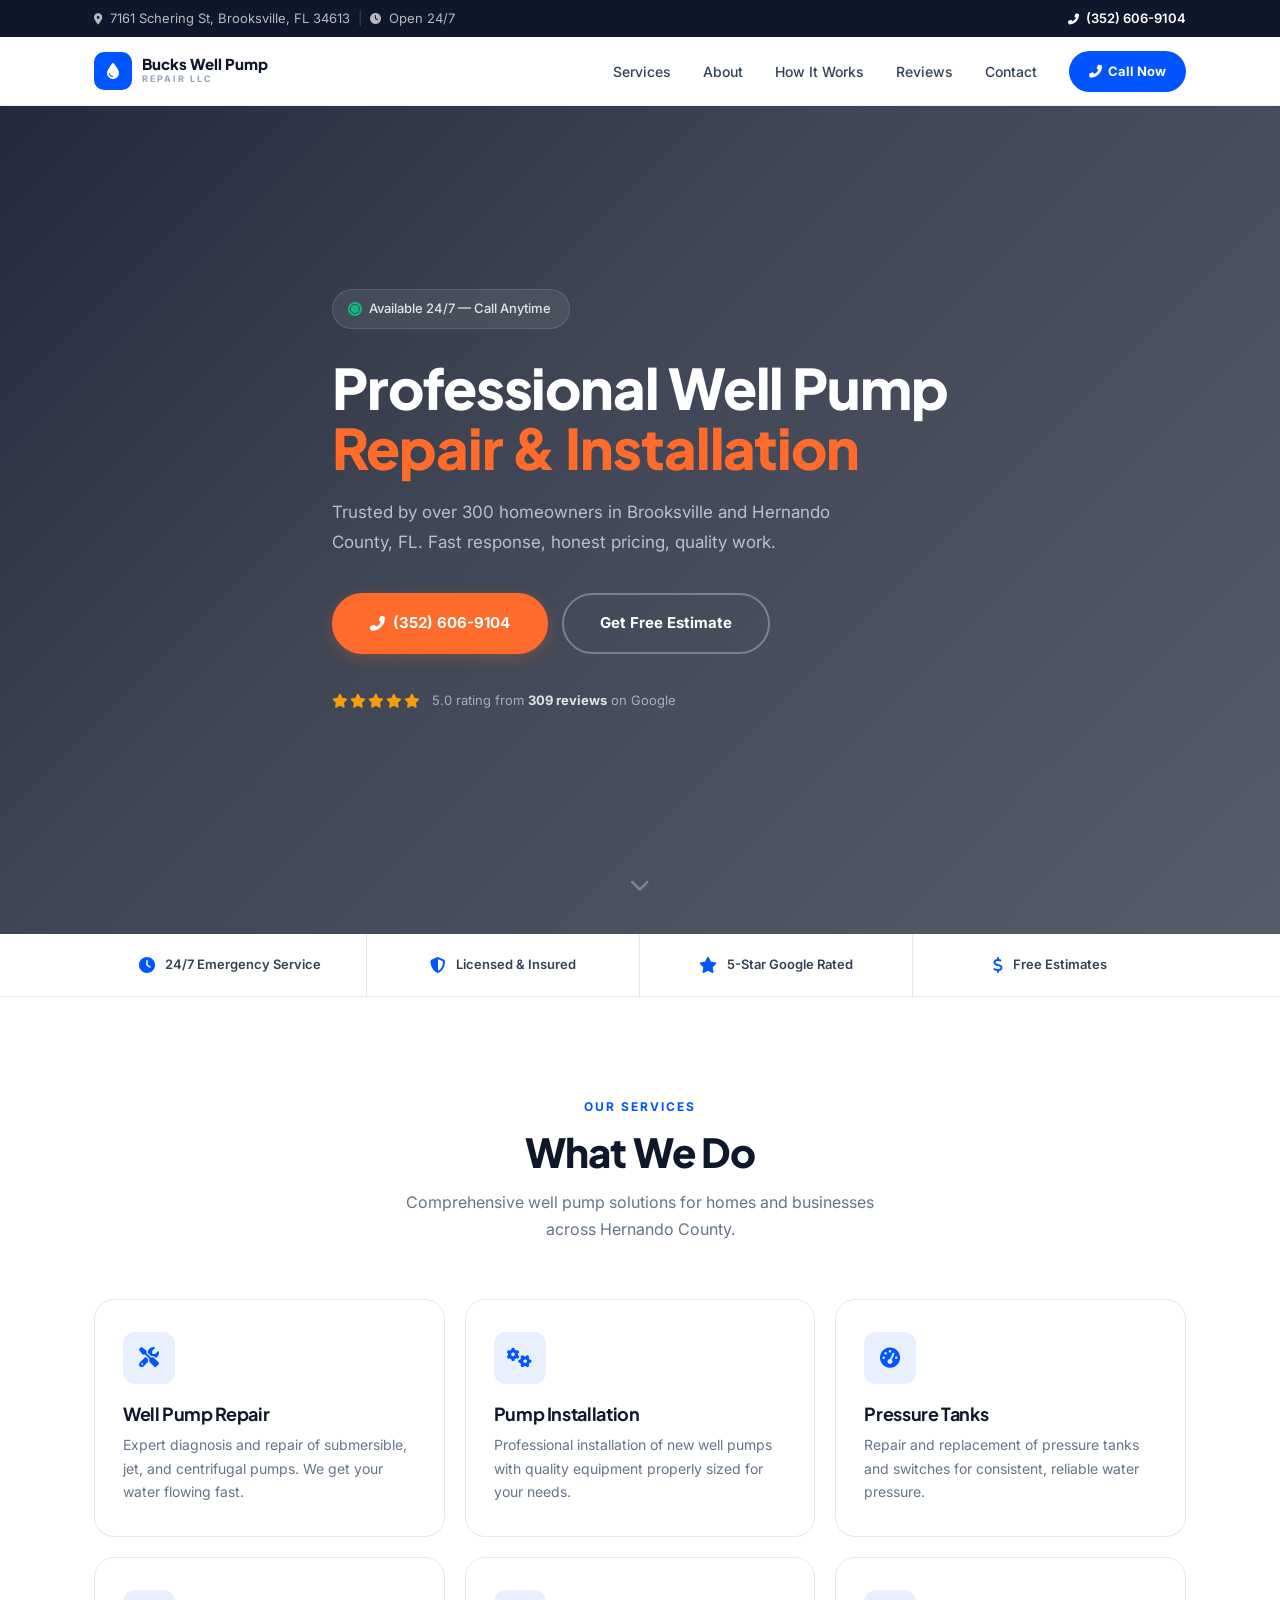
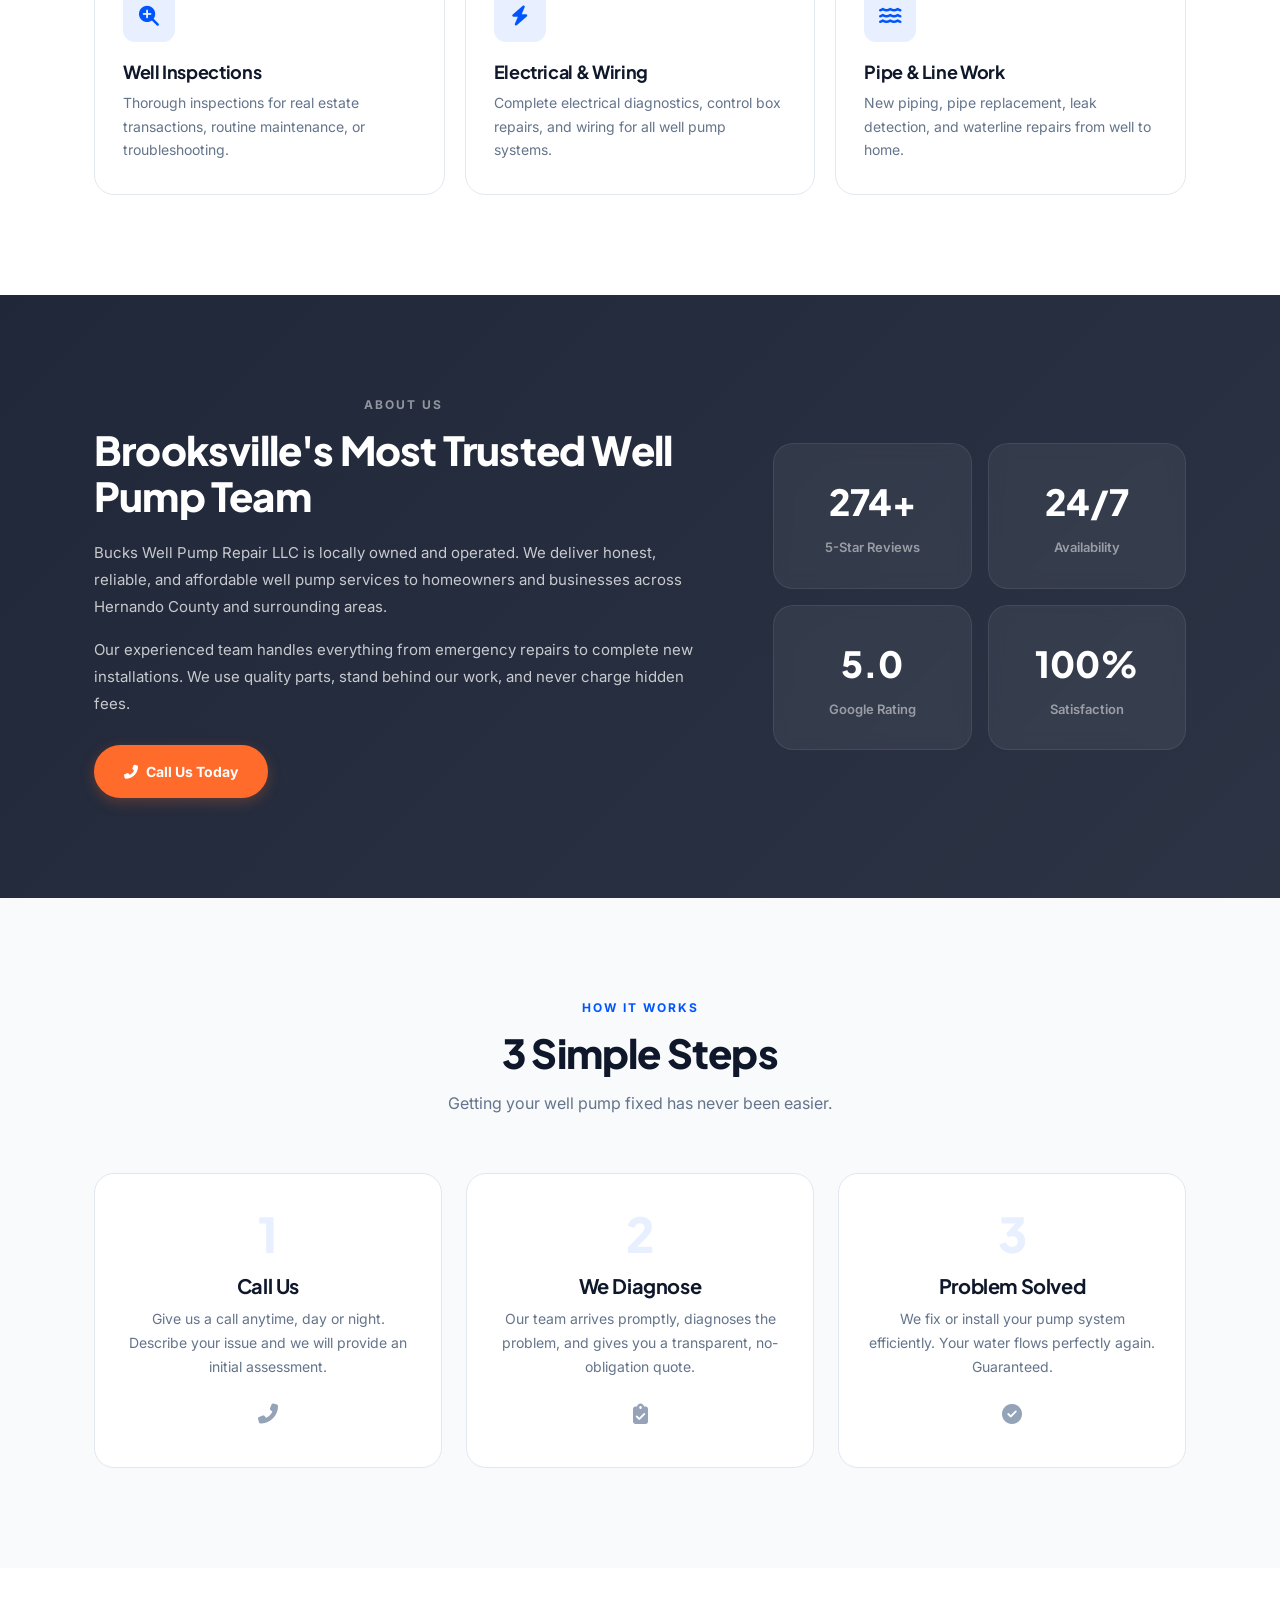
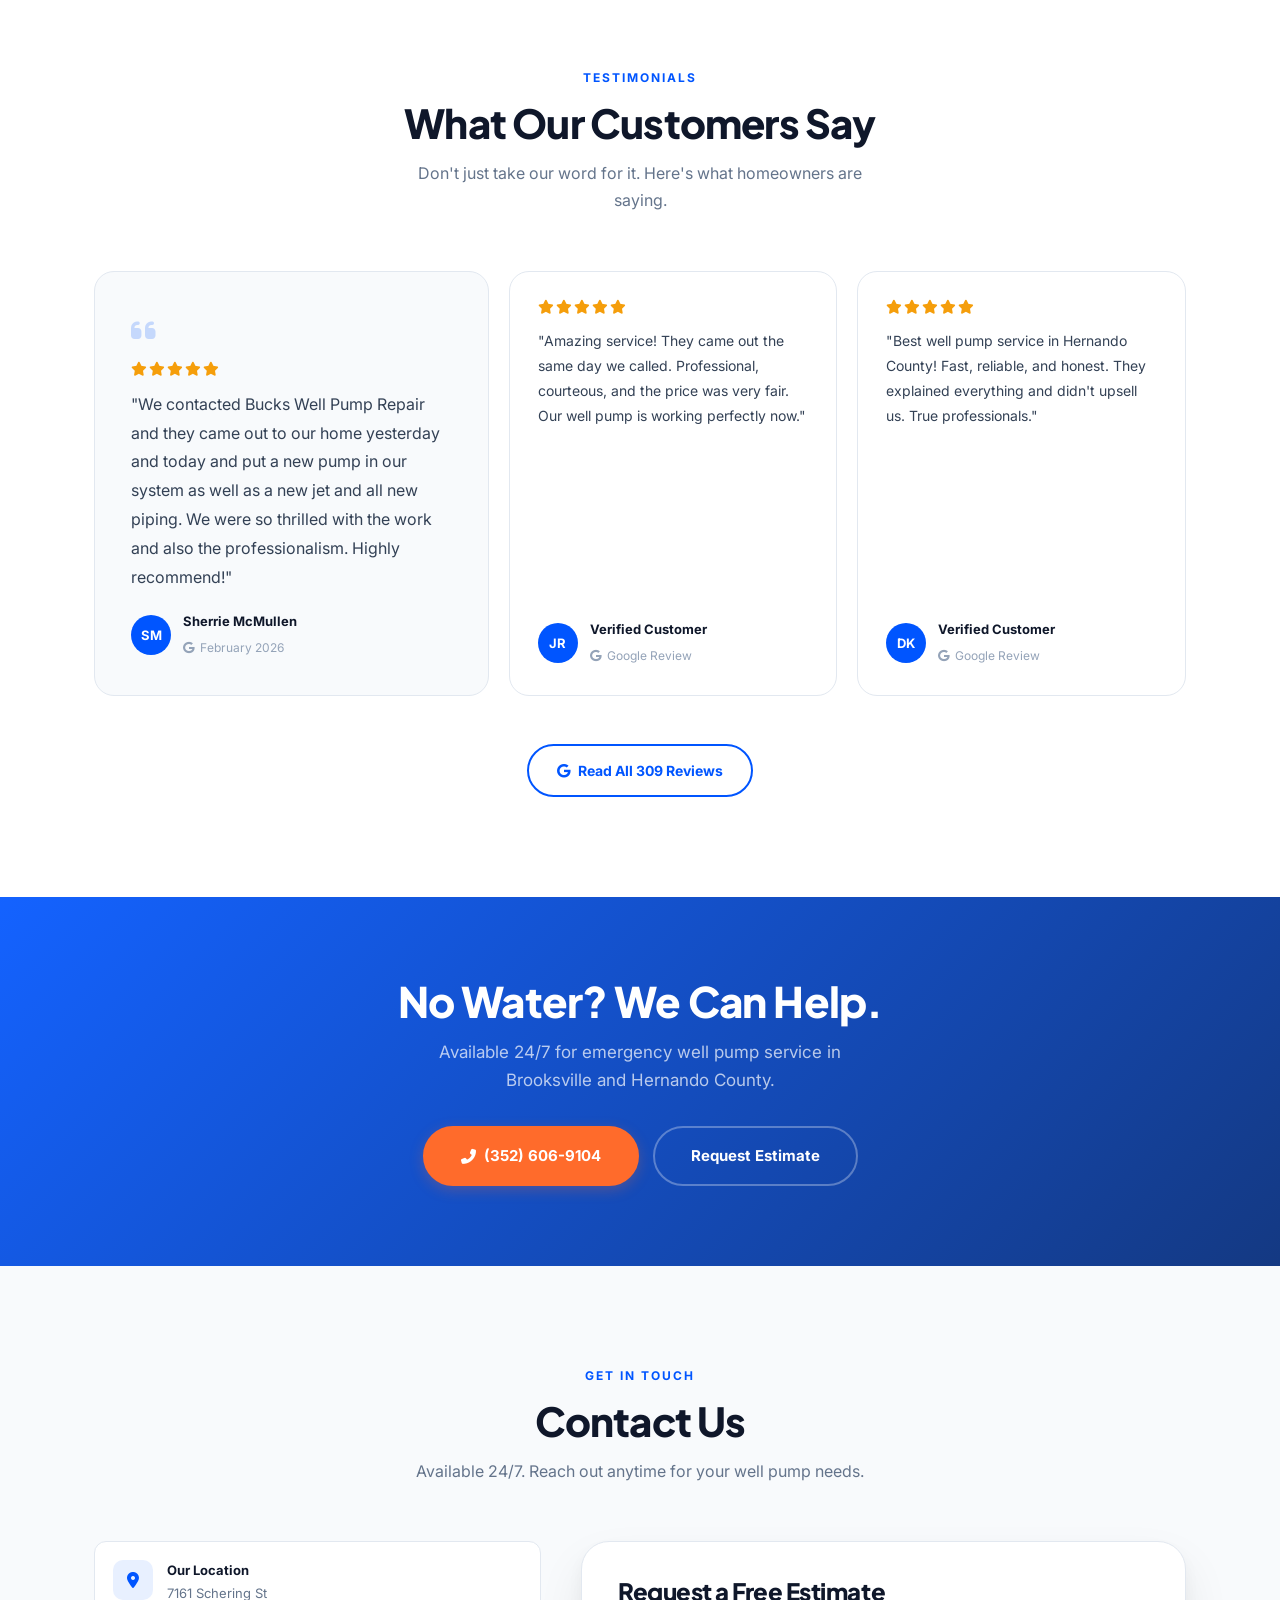
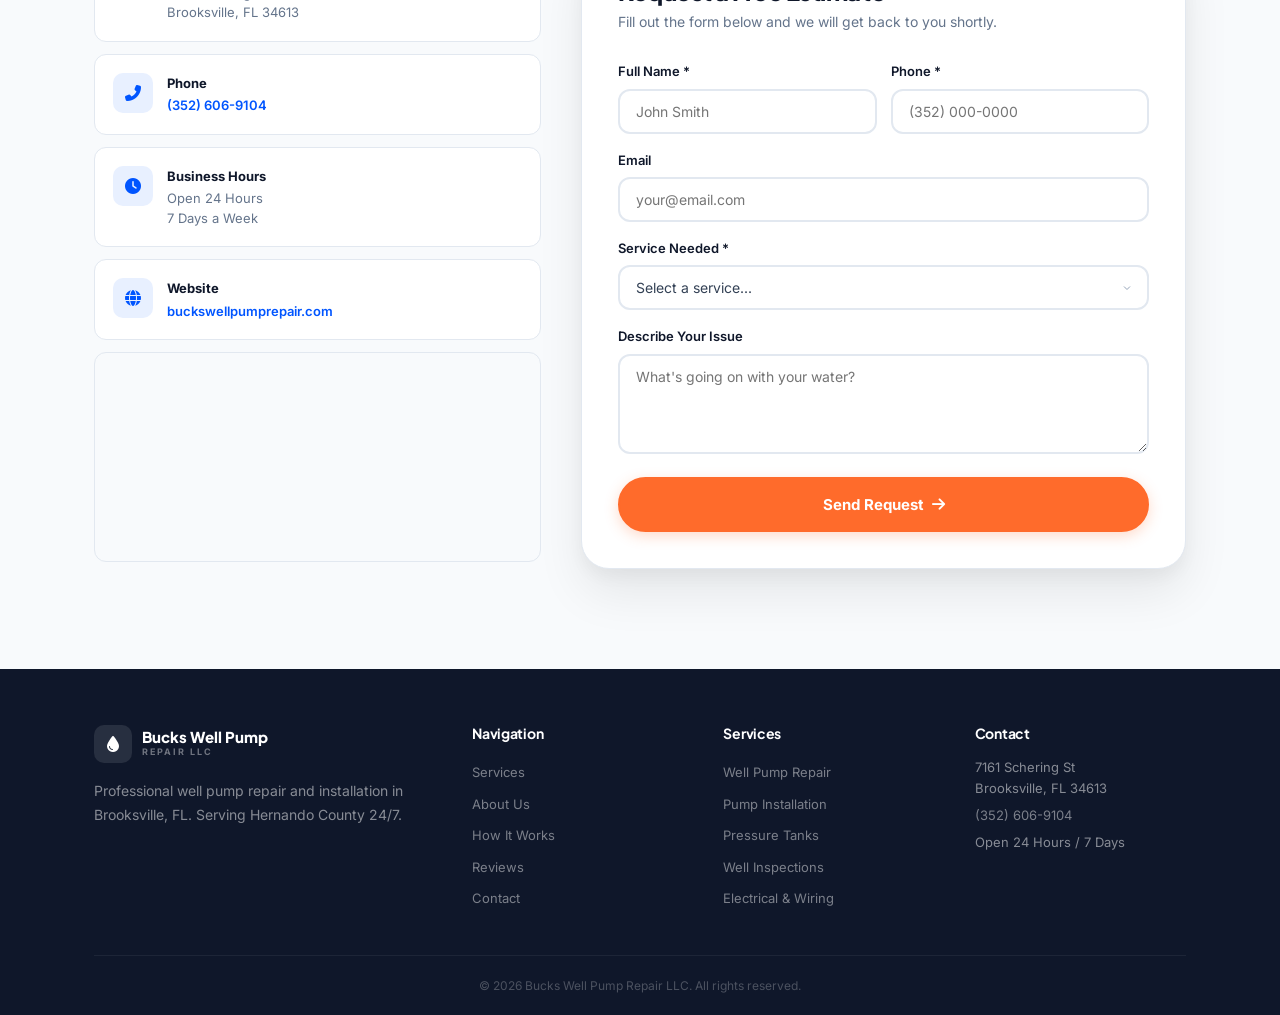
<file: index.html>
<!DOCTYPE html>
<html lang="en">
<head>
    <meta charset="UTF-8">
    <meta name="viewport" content="width=device-width, initial-scale=1.0">
    <meta name="description" content="Bucks Well Pump Repair LLC - Professional well pump installation, repair, and maintenance services in Brooksville, FL. Available 24/7. Call (352) 606-9104.">
    <meta name="keywords" content="well pump repair, well pump installation, water pump service, Brooksville FL, Spring Hill, Hernando County, 24 hour well pump repair">
    <title>Bucks Well Pump Repair LLC | 24/7 Well Pump Services in Brooksville, FL</title>
    <link rel="preconnect" href="https://fonts.googleapis.com">
    <link rel="preconnect" href="https://fonts.gstatic.com" crossorigin>
    <link href="https://fonts.googleapis.com/css2?family=Inter:wght@400;500;600;700;800;900&family=Plus+Jakarta+Sans:wght@500;600;700;800&display=swap" rel="stylesheet">
    <link rel="stylesheet" href="https://cdnjs.cloudflare.com/ajax/libs/font-awesome/6.5.1/css/all.min.css">
    <link rel="stylesheet" href="style.css">
</head>
<body>
    <!-- Floating Call Button (Mobile) -->
    <a href="tel:+13526069104" class="floating-call" aria-label="Call us">
        <i class="fas fa-phone-alt"></i>
    </a>

    <!-- Top Bar -->
    <div class="top-bar">
        <div class="container top-bar-inner">
            <div class="top-bar-left">
                <span><i class="fas fa-map-marker-alt"></i> 7161 Schering St, Brooksville, FL 34613</span>
                <span class="top-divider">|</span>
                <span><i class="fas fa-clock"></i> Open 24/7</span>
            </div>
            <div class="top-bar-right">
                <a href="tel:+13526069104"><i class="fas fa-phone-alt"></i> (352) 606-9104</a>
            </div>
        </div>
    </div>

    <!-- Header / Navigation -->
    <header class="header" id="header">
        <div class="container header-inner">
            <a href="#" class="logo">
                <div class="logo-mark">
                    <i class="fas fa-tint"></i>
                </div>
                <div class="logo-text">
                    <span class="logo-name">Bucks Well Pump</span>
                    <span class="logo-tagline">REPAIR LLC</span>
                </div>
            </a>
            <nav class="nav" id="nav">
                <a href="#services" class="nav-link">Services</a>
                <a href="#about" class="nav-link">About</a>
                <a href="#process" class="nav-link">How It Works</a>
                <a href="#reviews" class="nav-link">Reviews</a>
                <a href="#contact" class="nav-link">Contact</a>
                <a href="tel:+13526069104" class="nav-cta">
                    <i class="fas fa-phone-alt"></i>
                    Call Now
                </a>
            </nav>
            <button class="mobile-toggle" id="mobile-toggle" aria-label="Toggle navigation">
                <span></span>
                <span></span>
                <span></span>
            </button>
        </div>
    </header>

    <!-- Hero Section with Background Image -->
    <section class="hero" id="hero">
        <div class="hero-overlay"></div>
        <div class="container hero-content">
            <div class="hero-badge animate-in">
                <span class="pulse-dot"></span>
                <span>Available 24/7 &mdash; Call Anytime</span>
            </div>
            <h1 class="animate-in delay-1">
                Professional Well Pump<br>
                <span class="text-accent">Repair & Installation</span>
            </h1>
            <p class="hero-subtitle animate-in delay-2">Trusted by over 300 homeowners in Brooksville and Hernando County, FL. Fast response, honest pricing, quality work.</p>
            <div class="hero-actions animate-in delay-3">
                <a href="tel:+13526069104" class="btn btn-accent btn-lg">
                    <i class="fas fa-phone-alt"></i>
                    (352) 606-9104
                </a>
                <a href="#contact" class="btn btn-white-outline btn-lg">
                    Get Free Estimate
                </a>
            </div>
            <div class="hero-social-proof animate-in delay-4">
                <div class="proof-stars">
                    <i class="fas fa-star"></i>
                    <i class="fas fa-star"></i>
                    <i class="fas fa-star"></i>
                    <i class="fas fa-star"></i>
                    <i class="fas fa-star"></i>
                </div>
                <span class="proof-text">5.0 rating from <strong>309 reviews</strong> on Google</span>
            </div>
        </div>
        <div class="hero-scroll">
            <a href="#services"><i class="fas fa-chevron-down"></i></a>
        </div>
    </section>

    <!-- Trust Strip -->
    <section class="trust-strip">
        <div class="container">
            <div class="trust-grid">
                <div class="trust-item">
                    <i class="fas fa-clock"></i>
                    <span>24/7 Emergency Service</span>
                </div>
                <div class="trust-item">
                    <i class="fas fa-shield-alt"></i>
                    <span>Licensed & Insured</span>
                </div>
                <div class="trust-item">
                    <i class="fas fa-star"></i>
                    <span>5-Star Google Rated</span>
                </div>
                <div class="trust-item">
                    <i class="fas fa-dollar-sign"></i>
                    <span>Free Estimates</span>
                </div>
            </div>
        </div>
    </section>

    <!-- Services Section -->
    <section class="services" id="services">
        <div class="container">
            <div class="section-label">Our Services</div>
            <h2 class="section-title">What We Do</h2>
            <p class="section-desc">Comprehensive well pump solutions for homes and businesses across Hernando County.</p>
            <div class="services-grid">
                <div class="service-card">
                    <div class="service-icon">
                        <i class="fas fa-tools"></i>
                    </div>
                    <h3>Well Pump Repair</h3>
                    <p>Expert diagnosis and repair of submersible, jet, and centrifugal pumps. We get your water flowing fast.</p>
                </div>
                <div class="service-card">
                    <div class="service-icon">
                        <i class="fas fa-cogs"></i>
                    </div>
                    <h3>Pump Installation</h3>
                    <p>Professional installation of new well pumps with quality equipment properly sized for your needs.</p>
                </div>
                <div class="service-card">
                    <div class="service-icon">
                        <i class="fas fa-tachometer-alt"></i>
                    </div>
                    <h3>Pressure Tanks</h3>
                    <p>Repair and replacement of pressure tanks and switches for consistent, reliable water pressure.</p>
                </div>
                <div class="service-card">
                    <div class="service-icon">
                        <i class="fas fa-search-plus"></i>
                    </div>
                    <h3>Well Inspections</h3>
                    <p>Thorough inspections for real estate transactions, routine maintenance, or troubleshooting.</p>
                </div>
                <div class="service-card">
                    <div class="service-icon">
                        <i class="fas fa-bolt"></i>
                    </div>
                    <h3>Electrical & Wiring</h3>
                    <p>Complete electrical diagnostics, control box repairs, and wiring for all well pump systems.</p>
                </div>
                <div class="service-card">
                    <div class="service-icon">
                        <i class="fas fa-water"></i>
                    </div>
                    <h3>Pipe & Line Work</h3>
                    <p>New piping, pipe replacement, leak detection, and waterline repairs from well to home.</p>
                </div>
            </div>
        </div>
    </section>

    <!-- About / Stats Section with Background -->
    <section class="about-section" id="about">
        <div class="about-bg-overlay"></div>
        <div class="container about-content">
            <div class="about-text">
                <div class="section-label section-label-light">About Us</div>
                <h2 class="section-title section-title-light">Brooksville's Most Trusted Well Pump Team</h2>
                <p>Bucks Well Pump Repair LLC is locally owned and operated. We deliver honest, reliable, and affordable well pump services to homeowners and businesses across Hernando County and surrounding areas.</p>
                <p>Our experienced team handles everything from emergency repairs to complete new installations. We use quality parts, stand behind our work, and never charge hidden fees.</p>
                <a href="tel:+13526069104" class="btn btn-accent">
                    <i class="fas fa-phone-alt"></i> Call Us Today
                </a>
            </div>
            <div class="about-stats">
                <div class="stat-card">
                    <span class="stat-num" data-count="309">0</span>
                    <span class="stat-text">5-Star Reviews</span>
                </div>
                <div class="stat-card">
                    <span class="stat-num">24/7</span>
                    <span class="stat-text">Availability</span>
                </div>
                <div class="stat-card">
                    <span class="stat-num">5.0</span>
                    <span class="stat-text">Google Rating</span>
                </div>
                <div class="stat-card">
                    <span class="stat-num">100%</span>
                    <span class="stat-text">Satisfaction</span>
                </div>
            </div>
        </div>
    </section>

    <!-- Process Section -->
    <section class="process" id="process">
        <div class="container">
            <div class="section-label">How It Works</div>
            <h2 class="section-title">3 Simple Steps</h2>
            <p class="section-desc">Getting your well pump fixed has never been easier.</p>
            <div class="process-grid">
                <div class="process-card">
                    <div class="process-num">1</div>
                    <h3>Call Us</h3>
                    <p>Give us a call anytime, day or night. Describe your issue and we will provide an initial assessment.</p>
                    <div class="process-icon"><i class="fas fa-phone-alt"></i></div>
                </div>
                <div class="process-card">
                    <div class="process-num">2</div>
                    <h3>We Diagnose</h3>
                    <p>Our team arrives promptly, diagnoses the problem, and gives you a transparent, no-obligation quote.</p>
                    <div class="process-icon"><i class="fas fa-clipboard-check"></i></div>
                </div>
                <div class="process-card">
                    <div class="process-num">3</div>
                    <h3>Problem Solved</h3>
                    <p>We fix or install your pump system efficiently. Your water flows perfectly again. Guaranteed.</p>
                    <div class="process-icon"><i class="fas fa-check-circle"></i></div>
                </div>
            </div>
        </div>
    </section>

    <!-- Reviews Section -->
    <section class="reviews" id="reviews">
        <div class="container">
            <div class="section-label">Testimonials</div>
            <h2 class="section-title">What Our Customers Say</h2>
            <p class="section-desc">Don't just take our word for it. Here's what homeowners are saying.</p>
            <div class="reviews-grid">
                <div class="review-card review-large">
                    <div class="review-quote-icon"><i class="fas fa-quote-left"></i></div>
                    <div class="review-stars">
                        <i class="fas fa-star"></i><i class="fas fa-star"></i><i class="fas fa-star"></i><i class="fas fa-star"></i><i class="fas fa-star"></i>
                    </div>
                    <p class="review-body">"We contacted Bucks Well Pump Repair and they came out to our home yesterday and today and put a new pump in our system as well as a new jet and all new piping. We were so thrilled with the work and also the professionalism. Highly recommend!"</p>
                    <div class="review-footer">
                        <div class="review-avatar">SM</div>
                        <div>
                            <strong>Sherrie McMullen</strong>
                            <span><i class="fab fa-google"></i> February 2026</span>
                        </div>
                    </div>
                </div>
                <div class="review-card">
                    <div class="review-stars">
                        <i class="fas fa-star"></i><i class="fas fa-star"></i><i class="fas fa-star"></i><i class="fas fa-star"></i><i class="fas fa-star"></i>
                    </div>
                    <p class="review-body">"Amazing service! They came out the same day we called. Professional, courteous, and the price was very fair. Our well pump is working perfectly now."</p>
                    <div class="review-footer">
                        <div class="review-avatar">JR</div>
                        <div>
                            <strong>Verified Customer</strong>
                            <span><i class="fab fa-google"></i> Google Review</span>
                        </div>
                    </div>
                </div>
                <div class="review-card">
                    <div class="review-stars">
                        <i class="fas fa-star"></i><i class="fas fa-star"></i><i class="fas fa-star"></i><i class="fas fa-star"></i><i class="fas fa-star"></i>
                    </div>
                    <p class="review-body">"Best well pump service in Hernando County! Fast, reliable, and honest. They explained everything and didn't upsell us. True professionals."</p>
                    <div class="review-footer">
                        <div class="review-avatar">DK</div>
                        <div>
                            <strong>Verified Customer</strong>
                            <span><i class="fab fa-google"></i> Google Review</span>
                        </div>
                    </div>
                </div>
            </div>
            <div class="reviews-cta">
                <a href="https://www.google.com/maps" target="_blank" rel="noopener noreferrer" class="btn btn-outline">
                    <i class="fab fa-google"></i> Read All 309 Reviews
                </a>
            </div>
        </div>
    </section>

    <!-- CTA Section with Background -->
    <section class="cta-section">
        <div class="cta-overlay"></div>
        <div class="container cta-content">
            <h2>No Water? We Can Help.</h2>
            <p>Available 24/7 for emergency well pump service in Brooksville and Hernando County.</p>
            <div class="cta-buttons">
                <a href="tel:+13526069104" class="btn btn-accent btn-lg">
                    <i class="fas fa-phone-alt"></i> (352) 606-9104
                </a>
                <a href="#contact" class="btn btn-white-outline btn-lg">
                    Request Estimate
                </a>
            </div>
        </div>
    </section>

    <!-- Contact Section -->
    <section class="contact" id="contact">
        <div class="container">
            <div class="section-label">Get In Touch</div>
            <h2 class="section-title">Contact Us</h2>
            <p class="section-desc">Available 24/7. Reach out anytime for your well pump needs.</p>
            <div class="contact-grid">
                <div class="contact-left">
                    <div class="contact-cards">
                        <div class="contact-info-card">
                            <div class="contact-card-icon"><i class="fas fa-map-marker-alt"></i></div>
                            <div>
                                <strong>Our Location</strong>
                                <p>7161 Schering St<br>Brooksville, FL 34613</p>
                            </div>
                        </div>
                        <div class="contact-info-card">
                            <div class="contact-card-icon"><i class="fas fa-phone-alt"></i></div>
                            <div>
                                <strong>Phone</strong>
                                <p><a href="tel:+13526069104">(352) 606-9104</a></p>
                            </div>
                        </div>
                        <div class="contact-info-card">
                            <div class="contact-card-icon"><i class="fas fa-clock"></i></div>
                            <div>
                                <strong>Business Hours</strong>
                                <p>Open 24 Hours<br>7 Days a Week</p>
                            </div>
                        </div>
                        <div class="contact-info-card">
                            <div class="contact-card-icon"><i class="fas fa-globe"></i></div>
                            <div>
                                <strong>Website</strong>
                                <p><a href="https://buckswellpumprepair.com" target="_blank" rel="noopener noreferrer">buckswellpumprepair.com</a></p>
                            </div>
                        </div>
                    </div>
                    <div class="contact-map">
                        <iframe
                            src="https://www.google.com/maps/embed?pb=!1m18!1m12!1m3!1d3501.5!2d-82.5!3d28.55!2m3!1f0!2f0!3f0!3m2!1i1024!2i768!4f13.1!3m3!1m2!1s0x0%3A0x0!2zMjjCsDMzJzAwLjAiTiA4MsKwMzAnMDAuMCJX!5e0!3m2!1sen!2sus!4v1600000000000!5m2!1sen!2sus"
                            width="100%"
                            height="200"
                            style="border:0;"
                            allowfullscreen=""
                            loading="lazy"
                            referrerpolicy="no-referrer-when-downgrade"
                            title="Bucks Well Pump Repair LLC Location">
                        </iframe>
                    </div>
                </div>
                <div class="contact-right">
                    <div class="form-wrapper">
                        <h3>Request a Free Estimate</h3>
                        <p class="form-subtitle">Fill out the form below and we will get back to you shortly.</p>
                        <form class="contact-form" id="contact-form">
                            <div class="form-row">
                                <div class="form-group">
                                    <label for="name">Full Name *</label>
                                    <input type="text" id="name" name="name" required placeholder="John Smith">
                                </div>
                                <div class="form-group">
                                    <label for="phone">Phone *</label>
                                    <input type="tel" id="phone" name="phone" required placeholder="(352) 000-0000">
                                </div>
                            </div>
                            <div class="form-group">
                                <label for="email">Email</label>
                                <input type="email" id="email" name="email" placeholder="your@email.com">
                            </div>
                            <div class="form-group">
                                <label for="service">Service Needed *</label>
                                <select id="service" name="service" required>
                                    <option value="">Select a service...</option>
                                    <option value="repair">Well Pump Repair</option>
                                    <option value="installation">Pump Installation</option>
                                    <option value="pressure-tank">Pressure Tank Service</option>
                                    <option value="inspection">Well Inspection</option>
                                    <option value="electrical">Electrical & Wiring</option>
                                    <option value="piping">Pipe & Line Repair</option>
                                    <option value="other">Other</option>
                                </select>
                            </div>
                            <div class="form-group">
                                <label for="message">Describe Your Issue</label>
                                <textarea id="message" name="message" rows="4" placeholder="What's going on with your water?"></textarea>
                            </div>
                            <button type="submit" class="btn btn-accent btn-full btn-lg">
                                Send Request <i class="fas fa-arrow-right"></i>
                            </button>
                        </form>
                    </div>
                </div>
            </div>
        </div>
    </section>

    <!-- Footer -->
    <footer class="footer">
        <div class="container">
            <div class="footer-grid">
                <div class="footer-brand">
                    <a href="#" class="logo">
                        <div class="logo-mark logo-mark-dark">
                            <i class="fas fa-tint"></i>
                        </div>
                        <div class="logo-text">
                            <span class="logo-name logo-name-light">Bucks Well Pump</span>
                            <span class="logo-tagline logo-tagline-light">REPAIR LLC</span>
                        </div>
                    </a>
                    <p>Professional well pump repair and installation in Brooksville, FL. Serving Hernando County 24/7.</p>
                </div>
                <div class="footer-col">
                    <h4>Navigation</h4>
                    <a href="#services">Services</a>
                    <a href="#about">About Us</a>
                    <a href="#process">How It Works</a>
                    <a href="#reviews">Reviews</a>
                    <a href="#contact">Contact</a>
                </div>
                <div class="footer-col">
                    <h4>Services</h4>
                    <a href="#services">Well Pump Repair</a>
                    <a href="#services">Pump Installation</a>
                    <a href="#services">Pressure Tanks</a>
                    <a href="#services">Well Inspections</a>
                    <a href="#services">Electrical & Wiring</a>
                </div>
                <div class="footer-col">
                    <h4>Contact</h4>
                    <p>7161 Schering St<br>Brooksville, FL 34613</p>
                    <p><a href="tel:+13526069104">(352) 606-9104</a></p>
                    <p>Open 24 Hours / 7 Days</p>
                </div>
            </div>
            <div class="footer-bottom">
                <p>&copy; 2026 Bucks Well Pump Repair LLC. All rights reserved.</p>
            </div>
        </div>
    </footer>

    <script src="script.js"></script>
</body>
</html>
</file>
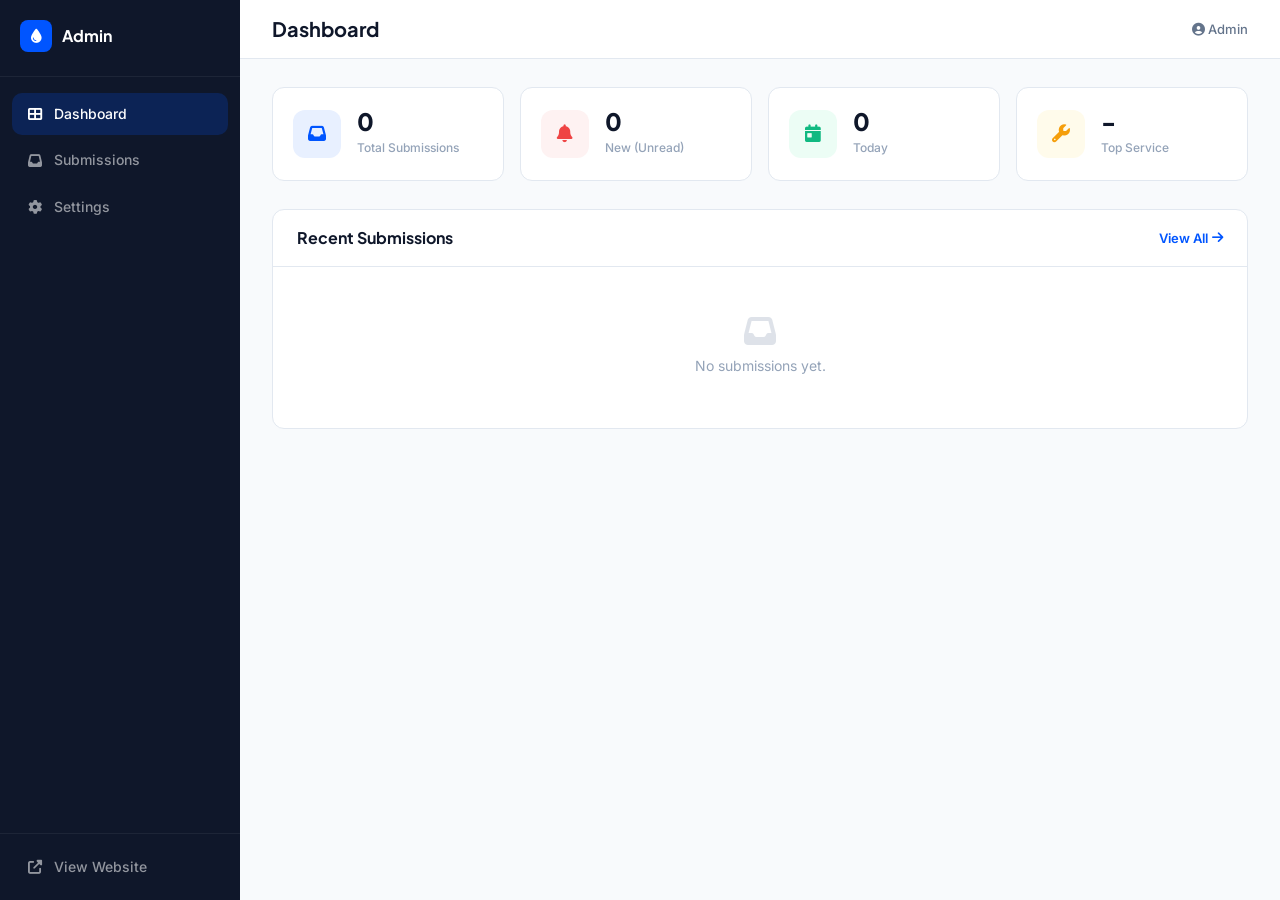
<file: admin.html>
<!DOCTYPE html>
<html lang="en">
<head>
    <meta charset="UTF-8">
    <meta name="viewport" content="width=device-width, initial-scale=1.0">
    <title>Admin Panel - Bucks Well Pump Repair</title>
    <link rel="preconnect" href="https://fonts.googleapis.com">
    <link rel="preconnect" href="https://fonts.gstatic.com" crossorigin>
    <link href="https://fonts.googleapis.com/css2?family=Inter:wght@400;500;600;700;800&family=Plus+Jakarta+Sans:wght@600;700;800&display=swap" rel="stylesheet">
    <link rel="stylesheet" href="https://cdnjs.cloudflare.com/ajax/libs/font-awesome/6.5.1/css/all.min.css">
    <link rel="stylesheet" href="admin.css">
</head>
<body>
    <!-- Admin Dashboard -->
    <div class="admin-app" id="adminApp">
        <!-- Sidebar -->
        <aside class="sidebar">
            <div class="sidebar-header">
                <div class="logo-mark logo-mark-sm"><i class="fas fa-tint"></i></div>
                <span class="sidebar-title">Admin</span>
            </div>
            <nav class="sidebar-nav">
                <a href="#" class="sidebar-link active" data-tab="dashboard">
                    <i class="fas fa-th-large"></i> Dashboard
                </a>
                <a href="#" class="sidebar-link" data-tab="submissions">
                    <i class="fas fa-inbox"></i> Submissions
                    <span class="badge" id="unreadBadge" style="display:none;">0</span>
                </a>
                <a href="#" class="sidebar-link" data-tab="settings">
                    <i class="fas fa-cog"></i> Settings
                </a>
            </nav>
            <div class="sidebar-footer">
                <a href="index.html" class="sidebar-link">
                    <i class="fas fa-external-link-alt"></i> View Website
                </a>

            </div>
        </aside>

        <!-- Main Content -->
        <main class="main-content">
            <!-- Top Bar -->
            <div class="top-bar">
                <button class="mobile-menu-btn" id="mobileMenuBtn">
                    <i class="fas fa-bars"></i>
                </button>
                <h2 class="page-title" id="pageTitle">Dashboard</h2>
                <div class="top-bar-right">
                    <span class="admin-name"><i class="fas fa-user-circle"></i> Admin</span>
                </div>
            </div>

            <!-- Dashboard Tab -->
            <div class="tab-content active" id="tab-dashboard">
                <div class="stats-row">
                    <div class="stat-box">
                        <div class="stat-box-icon"><i class="fas fa-inbox"></i></div>
                        <div>
                            <span class="stat-box-num" id="totalSubmissions">0</span>
                            <span class="stat-box-label">Total Submissions</span>
                        </div>
                    </div>
                    <div class="stat-box">
                        <div class="stat-box-icon stat-new"><i class="fas fa-bell"></i></div>
                        <div>
                            <span class="stat-box-num" id="newSubmissions">0</span>
                            <span class="stat-box-label">New (Unread)</span>
                        </div>
                    </div>
                    <div class="stat-box">
                        <div class="stat-box-icon stat-today"><i class="fas fa-calendar-day"></i></div>
                        <div>
                            <span class="stat-box-num" id="todaySubmissions">0</span>
                            <span class="stat-box-label">Today</span>
                        </div>
                    </div>
                    <div class="stat-box">
                        <div class="stat-box-icon stat-service"><i class="fas fa-wrench"></i></div>
                        <div>
                            <span class="stat-box-num" id="topService">-</span>
                            <span class="stat-box-label">Top Service</span>
                        </div>
                    </div>
                </div>

                <div class="card">
                    <div class="card-header">
                        <h3>Recent Submissions</h3>
                        <a href="#" class="view-all-link" data-goto="submissions">View All <i class="fas fa-arrow-right"></i></a>
                    </div>
                    <div class="table-wrap" id="recentTable">
                        <p class="empty-state"><i class="fas fa-inbox"></i><br>No submissions yet. They will appear here when customers fill out the contact form.</p>
                    </div>
                </div>
            </div>

            <!-- Submissions Tab -->
            <div class="tab-content" id="tab-submissions">
                <div class="card">
                    <div class="card-header">
                        <h3>All Submissions</h3>
                        <div class="card-actions">
                            <button class="btn btn-sm btn-outline" id="markAllRead">
                                <i class="fas fa-check-double"></i> Mark All Read
                            </button>
                            <button class="btn btn-sm btn-danger" id="deleteAll">
                                <i class="fas fa-trash"></i> Delete All
                            </button>
                        </div>
                    </div>
                    <div class="table-wrap" id="allSubmissionsTable">
                        <p class="empty-state"><i class="fas fa-inbox"></i><br>No submissions yet.</p>
                    </div>
                </div>
            </div>

            <!-- Submission Detail Modal -->
            <div class="modal-overlay" id="detailModal" style="display:none;">
                <div class="modal">
                    <div class="modal-header">
                        <h3>Submission Details</h3>
                        <button class="modal-close" id="modalClose"><i class="fas fa-times"></i></button>
                    </div>
                    <div class="modal-body" id="modalBody"></div>
                    <div class="modal-footer">
                        <a href="#" class="btn btn-primary" id="modalCallBtn">
                            <i class="fas fa-phone-alt"></i> Call Customer
                        </a>
                        <button class="btn btn-danger btn-sm" id="modalDeleteBtn">
                            <i class="fas fa-trash"></i> Delete
                        </button>
                    </div>
                </div>
            </div>

            <!-- Settings Tab -->
            <div class="tab-content" id="tab-settings">
                <div class="card">
                    <div class="card-header">
                        <h3>Admin Settings</h3>
                    </div>
                    <div class="card-body">
                        <div class="settings-section">
                            <h4>Email Notifications</h4>
                            <p class="settings-desc">Get email alerts when new submissions arrive. Uses <a href="https://www.emailjs.com/" target="_blank">EmailJS</a> (free tier: 200 emails/month).</p>
                            <form id="emailSettingsForm">
                                <div class="form-group">
                                    <label>EmailJS Service ID</label>
                                    <input type="text" id="emailServiceId" placeholder="service_xxxxxxx">
                                </div>
                                <div class="form-group">
                                    <label>EmailJS Template ID</label>
                                    <input type="text" id="emailTemplateId" placeholder="template_xxxxxxx">
                                </div>
                                <div class="form-group">
                                    <label>EmailJS Public Key</label>
                                    <input type="text" id="emailPublicKey" placeholder="your_public_key">
                                </div>
                                <div class="form-group">
                                    <label>Notification Email</label>
                                    <input type="email" id="notifEmail" placeholder="owner@buckswellpumprepair.com">
                                </div>
                                <div class="form-row-btns">
                                    <button type="submit" class="btn btn-primary">
                                        <i class="fas fa-save"></i> Save Email Settings
                                    </button>
                                    <button type="button" class="btn btn-outline" id="testEmailBtn">
                                        <i class="fas fa-paper-plane"></i> Send Test Email
                                    </button>
                                </div>
                                <p class="settings-msg" id="emailMsg"></p>
                            </form>
                        </div>

                        <div class="settings-section">
                            <h4>Browser Notifications</h4>
                            <p class="settings-desc">Enable browser push notifications for instant alerts.</p>
                            <button class="btn btn-outline" id="enableNotifBtn">
                                <i class="fas fa-bell"></i> Enable Browser Notifications
                            </button>
                            <p class="settings-msg" id="notifMsg"></p>
                        </div>

                        <div class="settings-section">
                            <h4>Data Management</h4>
                            <p class="settings-desc">Export all submissions as a CSV file for your records.</p>
                            <button class="btn btn-outline" id="exportCsv">
                                <i class="fas fa-file-csv"></i> Export as CSV
                            </button>
                        </div>
                    </div>
                </div>
            </div>
        </main>
    </div>

    <script src="admin.js"></script>
</body>
</html>
</file>
<file: style.css>
/* ===== Variables ===== */
:root {
    --primary: #0055ff;
    --primary-dark: #003ecb;
    --primary-light: #e8f0ff;
    --accent: #ff6b2b;
    --accent-dark: #e85a1a;
    --accent-glow: rgba(255, 107, 43, 0.25);
    --dark: #0f172a;
    --dark-2: #1e293b;
    --text: #334155;
    --text-light: #64748b;
    --text-muted: #94a3b8;
    --bg: #ffffff;
    --bg-2: #f8fafc;
    --bg-3: #f1f5f9;
    --border: #e2e8f0;
    --star: #f59e0b;
    --success: #10b981;
    --radius: 12px;
    --radius-lg: 20px;
    --radius-xl: 28px;
    --shadow: 0 1px 3px rgba(0,0,0,0.04), 0 4px 12px rgba(0,0,0,0.04);
    --shadow-md: 0 4px 8px rgba(0,0,0,0.04), 0 12px 28px rgba(0,0,0,0.06);
    --shadow-lg: 0 8px 16px rgba(0,0,0,0.04), 0 24px 48px rgba(0,0,0,0.08);
    --ease: cubic-bezier(0.4, 0, 0.2, 1);
}

/* ===== Reset ===== */
*, *::before, *::after { margin: 0; padding: 0; box-sizing: border-box; }

html {
    scroll-behavior: smooth;
    scroll-padding-top: 120px;
}

body {
    font-family: 'Inter', -apple-system, BlinkMacSystemFont, system-ui, sans-serif;
    color: var(--text);
    line-height: 1.65;
    background: var(--bg);
    -webkit-font-smoothing: antialiased;
    overflow-x: hidden;
}

h1, h2, h3, h4 {
    font-family: 'Plus Jakarta Sans', 'Inter', sans-serif;
    color: var(--dark);
    line-height: 1.15;
    letter-spacing: -0.02em;
}

a { text-decoration: none; color: inherit; }
img { max-width: 100%; display: block; }

.container {
    max-width: 1140px;
    margin: 0 auto;
    padding: 0 24px;
}

/* ===== Top Bar ===== */
.top-bar {
    background: var(--dark);
    color: rgba(255,255,255,0.7);
    font-size: 13px;
    padding: 8px 0;
}

.top-bar-inner {
    display: flex;
    justify-content: space-between;
    align-items: center;
}

.top-bar-left {
    display: flex;
    align-items: center;
    gap: 8px;
}

.top-bar-left i, .top-bar-right i {
    margin-right: 4px;
    font-size: 11px;
}

.top-divider {
    color: rgba(255,255,255,0.2);
}

.top-bar-right a {
    color: #fff;
    font-weight: 600;
    transition: opacity 0.3s var(--ease);
}

.top-bar-right a:hover { opacity: 0.8; }

/* ===== Floating Call ===== */
.floating-call {
    display: none;
    position: fixed;
    bottom: 24px;
    right: 24px;
    width: 56px;
    height: 56px;
    background: var(--accent);
    color: #fff;
    border-radius: 50%;
    align-items: center;
    justify-content: center;
    font-size: 20px;
    z-index: 9999;
    box-shadow: 0 4px 20px var(--accent-glow);
    animation: pulse-ring 2.5s infinite;
    transition: transform 0.3s var(--ease);
}

.floating-call:hover { transform: scale(1.1); }

@keyframes pulse-ring {
    0% { box-shadow: 0 4px 20px var(--accent-glow), 0 0 0 0 rgba(255,107,43,0.3); }
    70% { box-shadow: 0 4px 20px var(--accent-glow), 0 0 0 14px rgba(255,107,43,0); }
    100% { box-shadow: 0 4px 20px var(--accent-glow), 0 0 0 0 rgba(255,107,43,0); }
}

/* ===== Header ===== */
.header {
    position: sticky;
    top: 0;
    z-index: 1000;
    background: rgba(255,255,255,0.95);
    backdrop-filter: blur(16px);
    -webkit-backdrop-filter: blur(16px);
    border-bottom: 1px solid rgba(226,232,240,0.6);
    transition: all 0.3s var(--ease);
}

.header.scrolled {
    box-shadow: var(--shadow-md);
}

.header-inner {
    display: flex;
    align-items: center;
    justify-content: space-between;
    height: 68px;
}

.logo {
    display: flex;
    align-items: center;
    gap: 10px;
}

.logo-mark {
    width: 38px;
    height: 38px;
    background: var(--primary);
    border-radius: 10px;
    display: flex;
    align-items: center;
    justify-content: center;
    color: #fff;
    font-size: 16px;
    flex-shrink: 0;
}

.logo-mark-dark { background: rgba(255,255,255,0.1); }

.logo-text { display: flex; flex-direction: column; }

.logo-name {
    font-family: 'Plus Jakarta Sans', sans-serif;
    font-weight: 800;
    font-size: 15px;
    color: var(--dark);
    line-height: 1.1;
}

.logo-name-light { color: #fff; }

.logo-tagline {
    font-size: 9px;
    color: var(--text-muted);
    font-weight: 700;
    letter-spacing: 2px;
}

.logo-tagline-light { color: rgba(255,255,255,0.4); }

.nav {
    display: flex;
    align-items: center;
    gap: 32px;
}

.nav-link {
    font-weight: 500;
    font-size: 14px;
    color: var(--text);
    transition: color 0.3s var(--ease);
    position: relative;
}

.nav-link:hover { color: var(--primary); }

.nav-cta {
    display: inline-flex;
    align-items: center;
    gap: 6px;
    font-weight: 700;
    font-size: 13px;
    color: #fff;
    background: var(--primary);
    padding: 10px 20px;
    border-radius: 50px;
    transition: all 0.3s var(--ease);
}

.nav-cta:hover {
    background: var(--primary-dark);
    transform: translateY(-1px);
    color: #fff;
}

.mobile-toggle {
    display: none;
    flex-direction: column;
    gap: 5px;
    background: none;
    border: none;
    cursor: pointer;
    padding: 6px;
    z-index: 1001;
}

.mobile-toggle span {
    width: 22px;
    height: 2px;
    background: var(--dark);
    border-radius: 2px;
    transition: all 0.3s var(--ease);
}

.mobile-toggle.active span:nth-child(1) { transform: rotate(45deg) translate(5px, 5px); }
.mobile-toggle.active span:nth-child(2) { opacity: 0; }
.mobile-toggle.active span:nth-child(3) { transform: rotate(-45deg) translate(5px, -5px); }

/* ===== Hero ===== */
.hero {
    position: relative;
    min-height: 92vh;
    display: flex;
    align-items: center;
    /* Well pump / water well themed background */
    background: url('https://images.unsplash.com/photo-1504309092620-4d0ec726efa4?w=1920&q=80') center center / cover no-repeat;
    overflow: hidden;
}

.hero-overlay {
    position: absolute;
    inset: 0;
    background: linear-gradient(
        135deg,
        rgba(15, 23, 42, 0.92) 0%,
        rgba(15, 23, 42, 0.8) 40%,
        rgba(15, 23, 42, 0.7) 100%
    );
}

.hero-content {
    position: relative;
    z-index: 2;
    max-width: 640px;
    padding: 80px 0 120px;
}

.hero-badge {
    display: inline-flex;
    align-items: center;
    gap: 10px;
    background: rgba(255,255,255,0.08);
    border: 1px solid rgba(255,255,255,0.12);
    padding: 8px 18px;
    border-radius: 50px;
    color: rgba(255,255,255,0.85);
    font-size: 13px;
    font-weight: 500;
    margin-bottom: 28px;
}

.pulse-dot {
    width: 8px;
    height: 8px;
    background: var(--success);
    border-radius: 50%;
    position: relative;
    flex-shrink: 0;
}

.pulse-dot::after {
    content: '';
    position: absolute;
    inset: -3px;
    border-radius: 50%;
    border: 2px solid var(--success);
    animation: pulse-anim 2s infinite;
}

@keyframes pulse-anim {
    0% { transform: scale(1); opacity: 0.7; }
    100% { transform: scale(2.2); opacity: 0; }
}

.hero h1 {
    font-size: 56px;
    font-weight: 800;
    color: #fff;
    margin-bottom: 20px;
    line-height: 1.08;
}

.text-accent {
    color: var(--accent);
}

.hero-subtitle {
    font-size: 17px;
    color: rgba(255,255,255,0.65);
    margin-bottom: 36px;
    line-height: 1.75;
    max-width: 500px;
}

.hero-actions {
    display: flex;
    gap: 14px;
    flex-wrap: wrap;
    margin-bottom: 36px;
}

.hero-social-proof {
    display: flex;
    align-items: center;
    gap: 12px;
}

.proof-stars {
    display: flex;
    gap: 2px;
}

.proof-stars i {
    color: var(--star);
    font-size: 14px;
}

.proof-text {
    color: rgba(255,255,255,0.55);
    font-size: 13px;
}

.proof-text strong {
    color: rgba(255,255,255,0.85);
}

.hero-scroll {
    position: absolute;
    bottom: 32px;
    left: 50%;
    transform: translateX(-50%);
    z-index: 2;
}

.hero-scroll a {
    color: rgba(255,255,255,0.3);
    font-size: 20px;
    animation: bounce-down 2s infinite;
    display: block;
}

@keyframes bounce-down {
    0%, 20%, 50%, 80%, 100% { transform: translateY(0); }
    40% { transform: translateY(8px); }
    60% { transform: translateY(4px); }
}

/* ===== Animations ===== */
.animate-in {
    opacity: 0;
    transform: translateY(24px);
    animation: fadeUp 0.7s var(--ease) forwards;
}
.delay-1 { animation-delay: 0.1s; }
.delay-2 { animation-delay: 0.2s; }
.delay-3 { animation-delay: 0.35s; }
.delay-4 { animation-delay: 0.5s; }

@keyframes fadeUp {
    to { opacity: 1; transform: translateY(0); }
}

/* ===== Buttons ===== */
.btn {
    display: inline-flex;
    align-items: center;
    justify-content: center;
    gap: 8px;
    font-family: 'Inter', sans-serif;
    font-weight: 700;
    font-size: 14px;
    padding: 13px 28px;
    border-radius: 50px;
    border: 2px solid transparent;
    cursor: pointer;
    transition: all 0.3s var(--ease);
    white-space: nowrap;
}

.btn-accent {
    background: var(--accent);
    color: #fff;
    border-color: var(--accent);
    box-shadow: 0 4px 14px var(--accent-glow);
}

.btn-accent:hover {
    background: var(--accent-dark);
    border-color: var(--accent-dark);
    transform: translateY(-2px);
    box-shadow: 0 6px 24px var(--accent-glow);
    color: #fff;
}

.btn-white-outline {
    background: transparent;
    color: #fff;
    border-color: rgba(255,255,255,0.3);
}

.btn-white-outline:hover {
    background: #fff;
    color: var(--dark);
    border-color: #fff;
    transform: translateY(-2px);
}

.btn-outline {
    background: transparent;
    color: var(--primary);
    border-color: var(--primary);
}

.btn-outline:hover {
    background: var(--primary);
    color: #fff;
    transform: translateY(-2px);
}

.btn-lg { padding: 16px 36px; font-size: 15px; }
.btn-full { width: 100%; }

/* ===== Trust Strip ===== */
.trust-strip {
    background: var(--bg);
    border-bottom: 1px solid var(--border);
}

.trust-grid {
    display: grid;
    grid-template-columns: repeat(4, 1fr);
}

.trust-item {
    display: flex;
    align-items: center;
    justify-content: center;
    gap: 10px;
    padding: 20px 16px;
    font-size: 13px;
    font-weight: 600;
    color: var(--text);
    border-right: 1px solid var(--border);
    transition: background 0.3s var(--ease);
}

.trust-item:last-child { border-right: none; }
.trust-item:hover { background: var(--bg-2); }

.trust-item i {
    color: var(--primary);
    font-size: 16px;
}

/* ===== Section Labels ===== */
.section-label {
    font-size: 12px;
    font-weight: 700;
    text-transform: uppercase;
    letter-spacing: 2px;
    color: var(--primary);
    margin-bottom: 12px;
    text-align: center;
}

.section-label-light { color: rgba(255,255,255,0.5); }

.section-title {
    font-size: 40px;
    font-weight: 800;
    text-align: center;
    margin-bottom: 14px;
}

.section-title-light { color: #fff; }

.section-desc {
    text-align: center;
    color: var(--text-light);
    font-size: 16px;
    max-width: 500px;
    margin: 0 auto 56px;
    line-height: 1.7;
}

/* ===== Services ===== */
.services {
    padding: 100px 0;
    background: var(--bg);
}

.services-grid {
    display: grid;
    grid-template-columns: repeat(3, 1fr);
    gap: 20px;
}

.service-card {
    padding: 32px 28px;
    border-radius: var(--radius-lg);
    border: 1px solid var(--border);
    background: var(--bg);
    transition: all 0.4s var(--ease);
    position: relative;
}

.service-card::after {
    content: '';
    position: absolute;
    inset: 0;
    border-radius: var(--radius-lg);
    box-shadow: var(--shadow-lg);
    opacity: 0;
    transition: opacity 0.4s var(--ease);
    pointer-events: none;
}

.service-card:hover {
    transform: translateY(-6px);
    border-color: transparent;
}

.service-card:hover::after { opacity: 1; }

.service-icon {
    width: 52px;
    height: 52px;
    background: var(--primary-light);
    border-radius: var(--radius);
    display: flex;
    align-items: center;
    justify-content: center;
    font-size: 20px;
    color: var(--primary);
    margin-bottom: 20px;
    transition: all 0.3s var(--ease);
}

.service-card:hover .service-icon {
    background: var(--primary);
    color: #fff;
    transform: scale(1.05);
}

.service-card h3 {
    font-size: 18px;
    font-weight: 700;
    margin-bottom: 8px;
}

.service-card p {
    font-size: 14px;
    color: var(--text-light);
    line-height: 1.7;
}

/* ===== About Section with BG Image ===== */
.about-section {
    position: relative;
    padding: 100px 0;
    /* Water / pipe themed background */
    background: url('https://images.unsplash.com/photo-1541888946425-d81bb19240f5?w=1920&q=80') center center / cover no-repeat;
}

.about-bg-overlay {
    position: absolute;
    inset: 0;
    background: linear-gradient(
        135deg,
        rgba(15, 23, 42, 0.93) 0%,
        rgba(15, 23, 42, 0.88) 100%
    );
}

.about-content {
    position: relative;
    z-index: 2;
    display: grid;
    grid-template-columns: 1.2fr 0.8fr;
    gap: 60px;
    align-items: center;
}

.about-text {
    color: rgba(255,255,255,0.75);
}

.about-text h2 {
    color: #fff;
    margin-bottom: 20px;
    text-align: left;
}

.about-text p {
    margin-bottom: 16px;
    line-height: 1.8;
    font-size: 15px;
}

.about-text .btn { margin-top: 12px; }

.about-stats {
    display: grid;
    grid-template-columns: 1fr 1fr;
    gap: 16px;
}

.stat-card {
    background: rgba(255,255,255,0.06);
    border: 1px solid rgba(255,255,255,0.08);
    border-radius: var(--radius-lg);
    padding: 28px 20px;
    text-align: center;
    backdrop-filter: blur(8px);
    transition: all 0.3s var(--ease);
}

.stat-card:hover {
    background: rgba(255,255,255,0.1);
    transform: translateY(-4px);
}

.stat-num {
    display: block;
    font-family: 'Plus Jakarta Sans', sans-serif;
    font-size: 36px;
    font-weight: 800;
    color: #fff;
    margin-bottom: 2px;
}

.stat-text {
    font-size: 13px;
    color: rgba(255,255,255,0.5);
    font-weight: 600;
}

/* ===== Process ===== */
.process {
    padding: 100px 0;
    background: var(--bg-2);
}

.process-grid {
    display: grid;
    grid-template-columns: repeat(3, 1fr);
    gap: 24px;
}

.process-card {
    background: var(--bg);
    border: 1px solid var(--border);
    border-radius: var(--radius-lg);
    padding: 36px 28px;
    text-align: center;
    position: relative;
    transition: all 0.4s var(--ease);
}

.process-card:hover {
    transform: translateY(-6px);
    box-shadow: var(--shadow-lg);
    border-color: transparent;
}

.process-num {
    font-family: 'Plus Jakarta Sans', sans-serif;
    font-size: 48px;
    font-weight: 800;
    color: var(--primary-light);
    line-height: 1;
    margin-bottom: 16px;
    transition: color 0.3s var(--ease);
}

.process-card:hover .process-num { color: var(--primary); }

.process-card h3 {
    font-size: 20px;
    font-weight: 700;
    margin-bottom: 10px;
}

.process-card p {
    font-size: 14px;
    color: var(--text-light);
    line-height: 1.7;
}

.process-icon {
    margin-top: 20px;
    font-size: 20px;
    color: var(--text-muted);
    transition: color 0.3s var(--ease);
}

.process-card:hover .process-icon { color: var(--primary); }

/* ===== Reviews ===== */
.reviews {
    padding: 100px 0;
    background: var(--bg);
}

.reviews-grid {
    display: grid;
    grid-template-columns: 1.2fr 1fr 1fr;
    gap: 20px;
}

.review-card {
    background: var(--bg);
    padding: 28px;
    border-radius: var(--radius-lg);
    border: 1px solid var(--border);
    transition: all 0.4s var(--ease);
    display: flex;
    flex-direction: column;
}

.review-card:hover {
    transform: translateY(-4px);
    box-shadow: var(--shadow-lg);
    border-color: transparent;
}

.review-card.review-large {
    background: var(--bg-2);
    padding: 36px;
    grid-row: span 1;
}

.review-quote-icon {
    font-size: 28px;
    color: var(--primary);
    opacity: 0.2;
    margin-bottom: 8px;
}

.review-stars {
    display: flex;
    gap: 2px;
    margin-bottom: 14px;
}

.review-stars i {
    color: var(--star);
    font-size: 14px;
}

.review-body {
    font-size: 14px;
    color: var(--text);
    line-height: 1.8;
    margin-bottom: 20px;
    flex: 1;
}

.review-large .review-body { font-size: 16px; }

.review-footer {
    display: flex;
    align-items: center;
    gap: 12px;
    margin-top: auto;
}

.review-avatar {
    width: 40px;
    height: 40px;
    border-radius: 50%;
    background: var(--primary);
    color: #fff;
    display: flex;
    align-items: center;
    justify-content: center;
    font-weight: 700;
    font-size: 13px;
    flex-shrink: 0;
}

.review-footer strong {
    display: block;
    font-size: 13px;
    color: var(--dark);
}

.review-footer span {
    font-size: 12px;
    color: var(--text-muted);
}

.review-footer span i { margin-right: 3px; }

.reviews-cta {
    text-align: center;
    margin-top: 48px;
}

/* ===== CTA Section with BG Image ===== */
.cta-section {
    position: relative;
    padding: 80px 0;
    /* Clean water / nature background */
    background: url('https://images.unsplash.com/photo-1558618666-fcd25c85f82e?w=1920&q=80') center center / cover no-repeat;
    text-align: center;
}

.cta-overlay {
    position: absolute;
    inset: 0;
    background: linear-gradient(
        135deg,
        rgba(0, 85, 255, 0.92) 0%,
        rgba(0, 40, 120, 0.92) 100%
    );
}

.cta-content {
    position: relative;
    z-index: 2;
}

.cta-content h2 {
    font-size: 42px;
    color: #fff;
    font-weight: 800;
    margin-bottom: 12px;
}

.cta-content p {
    font-size: 17px;
    color: rgba(255,255,255,0.7);
    margin-bottom: 32px;
    max-width: 480px;
    margin-left: auto;
    margin-right: auto;
}

.cta-buttons {
    display: flex;
    gap: 14px;
    justify-content: center;
    flex-wrap: wrap;
}

/* ===== Contact ===== */
.contact {
    padding: 100px 0;
    background: var(--bg-2);
}

.contact-grid {
    display: grid;
    grid-template-columns: 0.85fr 1.15fr;
    gap: 40px;
    align-items: start;
}

.contact-cards {
    display: flex;
    flex-direction: column;
    gap: 12px;
}

.contact-info-card {
    display: flex;
    gap: 14px;
    align-items: flex-start;
    padding: 18px;
    background: var(--bg);
    border-radius: var(--radius);
    border: 1px solid var(--border);
    transition: all 0.3s var(--ease);
}

.contact-info-card:hover {
    border-color: transparent;
    box-shadow: var(--shadow-md);
    transform: translateX(4px);
}

.contact-card-icon {
    width: 40px;
    height: 40px;
    background: var(--primary-light);
    border-radius: 10px;
    display: flex;
    align-items: center;
    justify-content: center;
    color: var(--primary);
    font-size: 16px;
    flex-shrink: 0;
}

.contact-info-card strong {
    display: block;
    font-size: 13px;
    color: var(--dark);
    margin-bottom: 2px;
}

.contact-info-card p {
    font-size: 13px;
    color: var(--text-light);
    line-height: 1.5;
}

.contact-info-card a {
    color: var(--primary);
    font-weight: 600;
}

.contact-info-card a:hover { color: var(--primary-dark); }

.contact-map {
    margin-top: 12px;
    border-radius: var(--radius);
    overflow: hidden;
    border: 1px solid var(--border);
}

/* ===== Form ===== */
.form-wrapper {
    background: var(--bg);
    padding: 36px;
    border-radius: var(--radius-xl);
    border: 1px solid var(--border);
    box-shadow: var(--shadow-lg);
}

.form-wrapper h3 {
    font-size: 24px;
    font-weight: 800;
    margin-bottom: 4px;
}

.form-subtitle {
    font-size: 14px;
    color: var(--text-light);
    margin-bottom: 28px;
}

.form-row {
    display: grid;
    grid-template-columns: 1fr 1fr;
    gap: 14px;
}

.form-group {
    margin-bottom: 16px;
}

.form-group label {
    display: block;
    font-weight: 600;
    font-size: 13px;
    color: var(--dark);
    margin-bottom: 6px;
}

.form-group input,
.form-group select,
.form-group textarea {
    width: 100%;
    padding: 12px 16px;
    font-family: 'Inter', sans-serif;
    font-size: 14px;
    border: 2px solid var(--border);
    border-radius: var(--radius);
    background: var(--bg);
    color: var(--text);
    transition: all 0.3s var(--ease);
    appearance: none;
}

.form-group select {
    background-image: url("data:image/svg+xml,%3Csvg xmlns='http://www.w3.org/2000/svg' width='12' height='12' viewBox='0 0 24 24' fill='none' stroke='%2394a3b8' stroke-width='2'%3E%3Cpolyline points='6 9 12 15 18 9'%3E%3C/polyline%3E%3C/svg%3E");
    background-repeat: no-repeat;
    background-position: right 14px center;
    padding-right: 36px;
}

.form-group textarea { resize: vertical; min-height: 100px; }

.form-group input:focus,
.form-group select:focus,
.form-group textarea:focus {
    outline: none;
    border-color: var(--primary);
    box-shadow: 0 0 0 4px rgba(0, 85, 255, 0.08);
}

/* Form Success */
.form-success {
    text-align: center;
    padding: 48px 20px;
}

.form-success-icon {
    font-size: 48px;
    color: var(--success);
    margin-bottom: 16px;
}

.form-success h3 {
    font-size: 24px;
    margin-bottom: 8px;
}

.form-success p {
    color: var(--text-light);
    font-size: 14px;
}

.form-success a { color: var(--primary); font-weight: 700; }

/* ===== Footer ===== */
.footer {
    background: var(--dark);
    color: rgba(255,255,255,0.5);
    padding-top: 56px;
}

.footer-grid {
    display: grid;
    grid-template-columns: 1.6fr 1fr 1fr 1fr;
    gap: 40px;
    padding-bottom: 40px;
}

.footer-brand > p {
    font-size: 14px;
    line-height: 1.7;
    margin-top: 16px;
}

.footer h4 {
    font-size: 14px;
    font-weight: 700;
    color: #fff;
    margin-bottom: 16px;
}

.footer-col a {
    display: block;
    font-size: 13px;
    color: rgba(255,255,255,0.45);
    padding: 5px 0;
    transition: all 0.3s var(--ease);
}

.footer-col a:hover {
    color: #fff;
    transform: translateX(3px);
}

.footer-col p {
    font-size: 13px;
    line-height: 1.6;
    margin-bottom: 6px;
}

.footer-col p a {
    display: inline;
    padding: 0;
}

.footer-bottom {
    border-top: 1px solid rgba(255,255,255,0.06);
    padding: 20px 0;
    text-align: center;
}

.footer-bottom p {
    font-size: 12px;
    color: rgba(255,255,255,0.25);
}

/* ===== Responsive ===== */
@media (max-width: 1024px) {
    .services-grid, .process-grid { grid-template-columns: repeat(2, 1fr); }
    .reviews-grid { grid-template-columns: 1fr 1fr; }
    .review-card.review-large { grid-column: span 2; }
    .about-content { grid-template-columns: 1fr; gap: 40px; }
    .about-text h2, .about-text .section-label { text-align: center; }
    .about-text { text-align: center; }
    .about-text .btn { display: inline-flex; }
    .footer-grid { grid-template-columns: 1fr 1fr; }
}

@media (max-width: 768px) {
    .top-bar { display: none; }
    html { scroll-padding-top: 80px; }

    .floating-call { display: flex; }
    .mobile-toggle { display: flex; }

    .nav {
        position: fixed;
        top: 0;
        left: 0;
        right: 0;
        bottom: 0;
        background: rgba(255,255,255,0.98);
        backdrop-filter: blur(20px);
        flex-direction: column;
        padding: 90px 32px 32px;
        gap: 20px;
        transform: translateX(100%);
        transition: transform 0.4s var(--ease);
        z-index: 999;
        align-items: flex-start;
    }

    .nav.active { transform: translateX(0); }
    .nav-link { font-size: 18px; }

    .hero h1 { font-size: 36px; }
    .hero-content { padding: 60px 0 80px; }

    .hero-actions { flex-direction: column; }
    .hero-social-proof { flex-direction: column; align-items: flex-start; gap: 8px; }

    .trust-grid { grid-template-columns: 1fr 1fr; }
    .trust-item { border-right: none; border-bottom: 1px solid var(--border); justify-content: flex-start; }

    .services-grid, .process-grid { grid-template-columns: 1fr; }
    .reviews-grid { grid-template-columns: 1fr; }
    .review-card.review-large { grid-column: span 1; }

    .contact-grid { grid-template-columns: 1fr; }

    .section-title { font-size: 30px; }
    .cta-content h2 { font-size: 30px; }
    .cta-buttons { flex-direction: column; align-items: center; }

    .form-row { grid-template-columns: 1fr; }
    .footer-grid { grid-template-columns: 1fr; gap: 28px; }
}

@media (max-width: 480px) {
    .hero h1 { font-size: 30px; }
    .trust-grid { grid-template-columns: 1fr; }
    .about-stats { grid-template-columns: 1fr 1fr; gap: 10px; }
    .stat-num { font-size: 28px; }
    .form-wrapper { padding: 24px 18px; }
    .section-title { font-size: 26px; }
}
</file>
<file: admin.css>
/* ===== Admin Panel Styles ===== */
:root {
    --primary: #0055ff;
    --primary-dark: #003ecb;
    --primary-light: #e8f0ff;
    --accent: #ff6b2b;
    --dark: #0f172a;
    --dark-2: #1e293b;
    --text: #334155;
    --text-light: #64748b;
    --text-muted: #94a3b8;
    --bg: #f8fafc;
    --bg-white: #ffffff;
    --border: #e2e8f0;
    --danger: #ef4444;
    --danger-light: #fef2f2;
    --success: #10b981;
    --success-light: #ecfdf5;
    --warning: #f59e0b;
    --radius: 12px;
    --shadow: 0 1px 3px rgba(0,0,0,0.04), 0 4px 12px rgba(0,0,0,0.04);
    --shadow-md: 0 4px 8px rgba(0,0,0,0.04), 0 12px 28px rgba(0,0,0,0.06);
    --ease: cubic-bezier(0.4, 0, 0.2, 1);
}

*, *::before, *::after { margin: 0; padding: 0; box-sizing: border-box; }

body {
    font-family: 'Inter', -apple-system, BlinkMacSystemFont, system-ui, sans-serif;
    color: var(--text);
    background: var(--bg);
    line-height: 1.6;
    -webkit-font-smoothing: antialiased;
}

h1, h2, h3, h4 {
    font-family: 'Plus Jakarta Sans', 'Inter', sans-serif;
    color: var(--dark);
    line-height: 1.2;
}

a { text-decoration: none; color: inherit; }

/* ===== Login ===== */
.login-screen {
    min-height: 100vh;
    display: flex;
    align-items: center;
    justify-content: center;
    background: var(--dark);
    padding: 24px;
}

.login-card {
    background: var(--bg-white);
    border-radius: 20px;
    padding: 48px 40px;
    width: 100%;
    max-width: 400px;
    box-shadow: var(--shadow-md);
}

.login-logo {
    text-align: center;
    margin-bottom: 32px;
}

.login-logo .logo-mark {
    width: 52px;
    height: 52px;
    background: var(--primary);
    border-radius: 14px;
    display: inline-flex;
    align-items: center;
    justify-content: center;
    color: #fff;
    font-size: 22px;
    margin-bottom: 16px;
}

.login-logo h1 {
    font-size: 24px;
    font-weight: 800;
    margin-bottom: 4px;
}

.login-logo p {
    font-size: 13px;
    color: var(--text-muted);
}

.login-error {
    color: var(--danger);
    font-size: 13px;
    text-align: center;
    margin-top: 12px;
    min-height: 20px;
}

.login-hint {
    text-align: center;
    font-size: 12px;
    color: var(--text-muted);
    margin-top: 20px;
}

.login-hint code {
    background: var(--bg);
    padding: 2px 8px;
    border-radius: 4px;
    font-size: 12px;
}

/* ===== Form Elements ===== */
.form-group {
    margin-bottom: 16px;
}

.form-group label {
    display: block;
    font-weight: 600;
    font-size: 13px;
    color: var(--dark);
    margin-bottom: 6px;
}

.form-group input,
.form-group select,
.form-group textarea {
    width: 100%;
    padding: 11px 14px;
    font-family: 'Inter', sans-serif;
    font-size: 14px;
    border: 2px solid var(--border);
    border-radius: 10px;
    background: var(--bg-white);
    color: var(--text);
    transition: all 0.3s var(--ease);
}

.form-group input:focus,
.form-group select:focus,
.form-group textarea:focus {
    outline: none;
    border-color: var(--primary);
    box-shadow: 0 0 0 4px rgba(0,85,255,0.08);
}

.input-icon {
    position: relative;
}

.input-icon i {
    position: absolute;
    left: 14px;
    top: 50%;
    transform: translateY(-50%);
    color: var(--text-muted);
    font-size: 14px;
}

.input-icon input {
    padding-left: 40px;
}

/* ===== Buttons ===== */
.btn {
    display: inline-flex;
    align-items: center;
    justify-content: center;
    gap: 8px;
    font-family: 'Inter', sans-serif;
    font-weight: 700;
    font-size: 14px;
    padding: 11px 24px;
    border-radius: 50px;
    border: 2px solid transparent;
    cursor: pointer;
    transition: all 0.3s var(--ease);
    white-space: nowrap;
}

.btn-primary {
    background: var(--primary);
    color: #fff;
    border-color: var(--primary);
}

.btn-primary:hover {
    background: var(--primary-dark);
    border-color: var(--primary-dark);
    transform: translateY(-1px);
}

.btn-outline {
    background: transparent;
    color: var(--primary);
    border-color: var(--primary);
}

.btn-outline:hover {
    background: var(--primary);
    color: #fff;
}

.btn-danger {
    background: var(--danger);
    color: #fff;
    border-color: var(--danger);
}

.btn-danger:hover {
    background: #dc2626;
    border-color: #dc2626;
}

.btn-sm {
    padding: 7px 16px;
    font-size: 12px;
}

.btn-full { width: 100%; }

.form-row-btns {
    display: flex;
    gap: 12px;
    flex-wrap: wrap;
}

/* ===== Admin Layout ===== */
.admin-app {
    display: flex;
    min-height: 100vh;
}

/* Sidebar */
.sidebar {
    width: 240px;
    background: var(--dark);
    color: #fff;
    display: flex;
    flex-direction: column;
    position: fixed;
    top: 0;
    left: 0;
    bottom: 0;
    z-index: 100;
    transition: transform 0.3s var(--ease);
}

.sidebar-header {
    display: flex;
    align-items: center;
    gap: 10px;
    padding: 20px 20px 24px;
    border-bottom: 1px solid rgba(255,255,255,0.06);
}

.logo-mark-sm {
    width: 32px;
    height: 32px;
    background: var(--primary);
    border-radius: 8px;
    display: flex;
    align-items: center;
    justify-content: center;
    font-size: 14px;
}

.sidebar-title {
    font-family: 'Plus Jakarta Sans', sans-serif;
    font-weight: 700;
    font-size: 16px;
}

.sidebar-nav {
    flex: 1;
    padding: 16px 12px;
    display: flex;
    flex-direction: column;
    gap: 4px;
}

.sidebar-link {
    display: flex;
    align-items: center;
    gap: 10px;
    padding: 10px 14px;
    border-radius: 10px;
    font-size: 14px;
    font-weight: 500;
    color: rgba(255,255,255,0.55);
    transition: all 0.2s var(--ease);
}

.sidebar-link:hover {
    color: #fff;
    background: rgba(255,255,255,0.06);
}

.sidebar-link.active {
    color: #fff;
    background: rgba(0,85,255,0.2);
}

.sidebar-link i {
    width: 18px;
    text-align: center;
    font-size: 14px;
}

.badge {
    background: var(--danger);
    color: #fff;
    font-size: 11px;
    font-weight: 700;
    padding: 2px 8px;
    border-radius: 50px;
    margin-left: auto;
}

.sidebar-footer {
    padding: 12px;
    border-top: 1px solid rgba(255,255,255,0.06);
    display: flex;
    flex-direction: column;
    gap: 4px;
}

/* Main Content */
.main-content {
    flex: 1;
    margin-left: 240px;
    min-height: 100vh;
}

.top-bar {
    display: flex;
    align-items: center;
    gap: 16px;
    padding: 16px 32px;
    background: var(--bg-white);
    border-bottom: 1px solid var(--border);
    position: sticky;
    top: 0;
    z-index: 50;
}

.mobile-menu-btn {
    display: none;
    background: none;
    border: none;
    font-size: 20px;
    color: var(--text);
    cursor: pointer;
}

.page-title {
    font-size: 20px;
    font-weight: 700;
    flex: 1;
}

.admin-name {
    font-size: 13px;
    color: var(--text-light);
    font-weight: 500;
}

.tab-content {
    display: none;
    padding: 28px 32px;
}

.tab-content.active { display: block; }

/* ===== Stats Row ===== */
.stats-row {
    display: grid;
    grid-template-columns: repeat(4, 1fr);
    gap: 16px;
    margin-bottom: 28px;
}

.stat-box {
    background: var(--bg-white);
    border: 1px solid var(--border);
    border-radius: var(--radius);
    padding: 20px;
    display: flex;
    align-items: center;
    gap: 16px;
    transition: all 0.3s var(--ease);
}

.stat-box:hover {
    box-shadow: var(--shadow-md);
    transform: translateY(-2px);
}

.stat-box-icon {
    width: 48px;
    height: 48px;
    background: var(--primary-light);
    border-radius: 12px;
    display: flex;
    align-items: center;
    justify-content: center;
    color: var(--primary);
    font-size: 18px;
    flex-shrink: 0;
}

.stat-box-icon.stat-new { background: #fef2f2; color: var(--danger); }
.stat-box-icon.stat-today { background: #ecfdf5; color: var(--success); }
.stat-box-icon.stat-service { background: #fffbeb; color: var(--warning); }

.stat-box-num {
    display: block;
    font-family: 'Plus Jakarta Sans', sans-serif;
    font-size: 24px;
    font-weight: 800;
    color: var(--dark);
    line-height: 1.1;
}

.stat-box-label {
    font-size: 12px;
    color: var(--text-muted);
    font-weight: 500;
}

/* ===== Cards ===== */
.card {
    background: var(--bg-white);
    border: 1px solid var(--border);
    border-radius: var(--radius);
    overflow: hidden;
}

.card-header {
    display: flex;
    align-items: center;
    justify-content: space-between;
    padding: 18px 24px;
    border-bottom: 1px solid var(--border);
}

.card-header h3 {
    font-size: 16px;
    font-weight: 700;
}

.card-actions {
    display: flex;
    gap: 8px;
}

.card-body {
    padding: 24px;
}

.view-all-link {
    font-size: 13px;
    font-weight: 600;
    color: var(--primary);
    display: flex;
    align-items: center;
    gap: 4px;
    transition: gap 0.3s var(--ease);
}

.view-all-link:hover { gap: 8px; }

/* ===== Table ===== */
.table-wrap {
    overflow-x: auto;
}

table {
    width: 100%;
    border-collapse: collapse;
}

th, td {
    text-align: left;
    padding: 12px 16px;
    font-size: 13px;
    border-bottom: 1px solid var(--border);
}

th {
    font-weight: 600;
    color: var(--text-light);
    font-size: 12px;
    text-transform: uppercase;
    letter-spacing: 0.5px;
    background: var(--bg);
}

tr {
    transition: background 0.2s var(--ease);
}

tr:hover { background: var(--bg); }
tr.unread { background: #f0f7ff; }
tr.unread:hover { background: #e5f0ff; }

.status-new {
    display: inline-flex;
    align-items: center;
    gap: 4px;
    font-size: 11px;
    font-weight: 700;
    color: var(--primary);
    background: var(--primary-light);
    padding: 3px 10px;
    border-radius: 50px;
}

.status-read {
    display: inline-flex;
    align-items: center;
    gap: 4px;
    font-size: 11px;
    font-weight: 700;
    color: var(--text-muted);
    background: var(--bg);
    padding: 3px 10px;
    border-radius: 50px;
}

.table-actions {
    display: flex;
    gap: 6px;
}

.table-btn {
    width: 32px;
    height: 32px;
    border: 1px solid var(--border);
    border-radius: 8px;
    background: var(--bg-white);
    color: var(--text-light);
    cursor: pointer;
    display: flex;
    align-items: center;
    justify-content: center;
    font-size: 13px;
    transition: all 0.2s var(--ease);
}

.table-btn:hover {
    border-color: var(--primary);
    color: var(--primary);
}

.table-btn.delete-btn:hover {
    border-color: var(--danger);
    color: var(--danger);
}

.empty-state {
    text-align: center;
    padding: 48px 24px;
    color: var(--text-muted);
    font-size: 14px;
    line-height: 2;
}

.empty-state i {
    font-size: 32px;
    opacity: 0.3;
}

/* ===== Modal ===== */
.modal-overlay {
    position: fixed;
    inset: 0;
    background: rgba(15,23,42,0.5);
    backdrop-filter: blur(4px);
    z-index: 200;
    display: flex;
    align-items: center;
    justify-content: center;
    padding: 24px;
}

.modal {
    background: var(--bg-white);
    border-radius: 16px;
    width: 100%;
    max-width: 520px;
    box-shadow: 0 20px 60px rgba(0,0,0,0.15);
    animation: modalIn 0.3s var(--ease);
}

@keyframes modalIn {
    from { opacity: 0; transform: scale(0.95) translateY(10px); }
    to { opacity: 1; transform: scale(1) translateY(0); }
}

.modal-header {
    display: flex;
    align-items: center;
    justify-content: space-between;
    padding: 20px 24px;
    border-bottom: 1px solid var(--border);
}

.modal-header h3 { font-size: 18px; font-weight: 700; }

.modal-close {
    background: none;
    border: none;
    font-size: 18px;
    color: var(--text-muted);
    cursor: pointer;
    padding: 4px;
    transition: color 0.2s;
}

.modal-close:hover { color: var(--dark); }

.modal-body {
    padding: 24px;
}

.detail-row {
    margin-bottom: 16px;
}

.detail-label {
    font-size: 11px;
    font-weight: 700;
    text-transform: uppercase;
    letter-spacing: 0.5px;
    color: var(--text-muted);
    margin-bottom: 4px;
}

.detail-value {
    font-size: 15px;
    color: var(--dark);
    font-weight: 500;
}

.modal-footer {
    display: flex;
    align-items: center;
    justify-content: space-between;
    padding: 16px 24px;
    border-top: 1px solid var(--border);
}

/* ===== Settings ===== */
.settings-section {
    padding: 24px 0;
    border-bottom: 1px solid var(--border);
}

.settings-section:first-child { padding-top: 0; }
.settings-section:last-child { border-bottom: none; }

.settings-section h4 {
    font-size: 16px;
    font-weight: 700;
    margin-bottom: 8px;
}

.settings-desc {
    font-size: 13px;
    color: var(--text-light);
    margin-bottom: 16px;
    line-height: 1.6;
}

.settings-desc a {
    color: var(--primary);
    font-weight: 600;
}

.settings-msg {
    font-size: 13px;
    margin-top: 10px;
    min-height: 20px;
}

.settings-msg.success { color: var(--success); }
.settings-msg.error { color: var(--danger); }

/* ===== Toast ===== */
.toast {
    position: fixed;
    top: 20px;
    right: 20px;
    background: var(--dark);
    color: #fff;
    padding: 14px 20px;
    border-radius: 12px;
    font-size: 14px;
    font-weight: 500;
    z-index: 9999;
    display: flex;
    align-items: center;
    gap: 10px;
    box-shadow: 0 8px 32px rgba(0,0,0,0.2);
    animation: toastIn 0.4s var(--ease);
}

.toast.success { background: var(--success); }
.toast.error { background: var(--danger); }

@keyframes toastIn {
    from { opacity: 0; transform: translateX(40px); }
    to { opacity: 1; transform: translateX(0); }
}

/* ===== Responsive ===== */
@media (max-width: 1024px) {
    .stats-row { grid-template-columns: repeat(2, 1fr); }
}

@media (max-width: 768px) {
    .sidebar {
        transform: translateX(-100%);
    }

    .sidebar.open { transform: translateX(0); }

    .main-content { margin-left: 0; }

    .mobile-menu-btn { display: block; }

    .top-bar { padding: 14px 20px; }
    .tab-content { padding: 20px; }

    .stats-row { grid-template-columns: 1fr; }

    .card-header { flex-direction: column; align-items: flex-start; gap: 10px; }
    .card-actions { width: 100%; }

    .modal { max-width: 100%; margin: 16px; }
}
</file>
